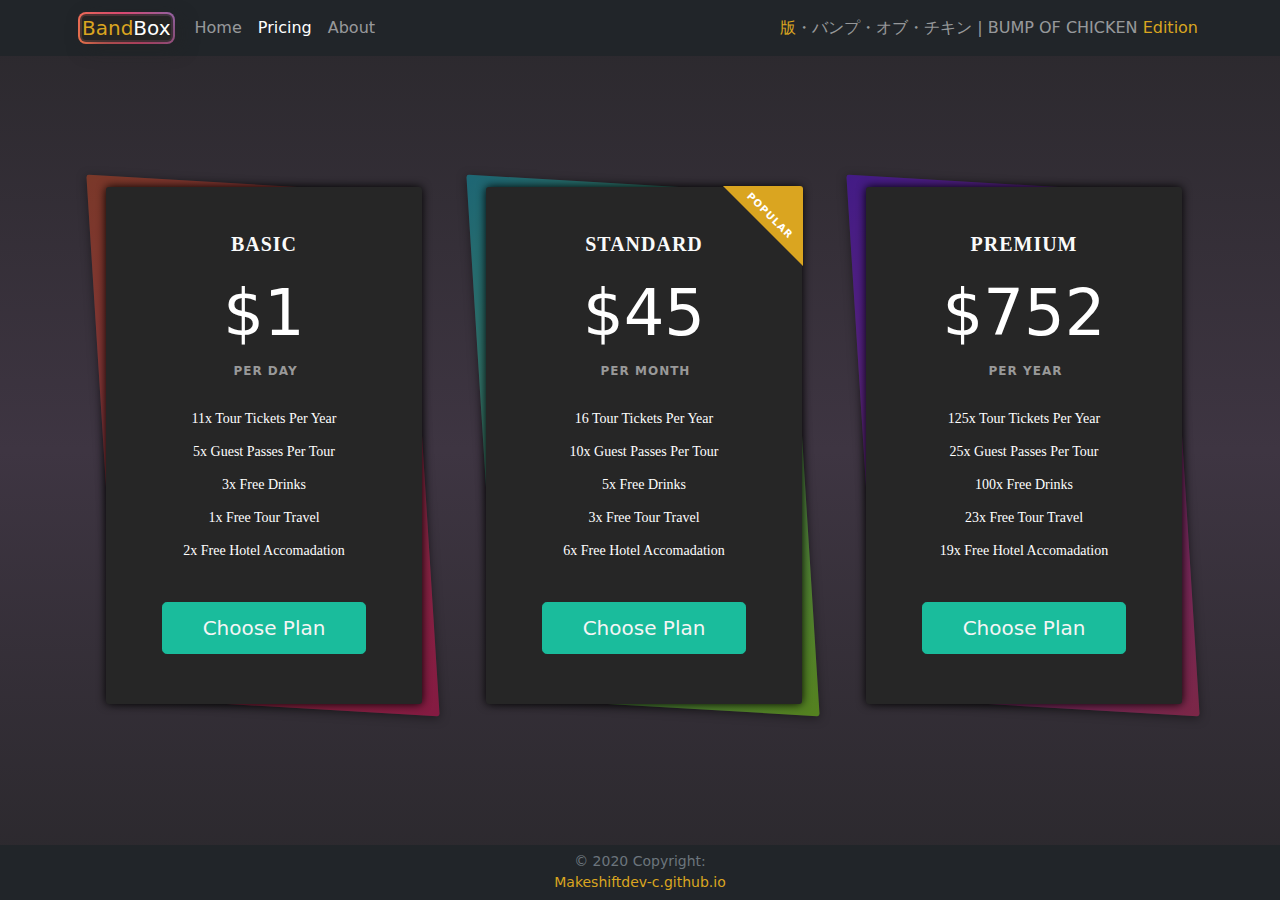
<file: pricing.html>
<!DOCTYPE html>
<html lang="en">
  <head>
    <meta charset="UTF-8" />
    <meta name="viewport" content="width=device-width, initial-scale=1.0" />
    <link rel="stylesheet" href="src/css/bootstrap.min.css" />
    <link rel="stylesheet" type="text/css" href="style.css" />
    <title>Price Plans | BlogBox</title>
  </head>
  <body class="gradient-background">
    <header>
      <nav class="navbar navbar-expand-lg navbar-dark bg-dark">
        <div class="container-md">
          <h4
            class="my-0 mr-md-auto font-weight-normal gradient-border navbar-brand py-0"
          >
            <a href="index.html" class="text-white" id="logo"
              ><span class="gold">Band</span>Box</a
            >
          </h4>
          <button
            class="navbar-toggler"
            type="button"
            data-bs-toggle="collapse"
            data-bs-target="#navbarNav"
            aria-controls="navbarNav"
            aria-expanded="false"
            aria-label="Toggle navigation"
          >
            <span class="navbar-toggler-icon"></span>
          </button>
          <div class="collapse navbar-collapse" id="navbarNav">
            <ul class="navbar-nav me-auto mb-2 mb-lg-0">
              <li class="nav-item">
                <a class="nav-link" aria-current="page" href="index.html"
                  >Home</a
                >
              </li>
              <li class="nav-item">
                <a class="nav-link active" href="#">Pricing</a>
              </li>
              <li class="nav-item">
                <a class="nav-link" href="about.html">About</a>
              </li>
            </ul>
            <span class="navbar-text">
              <span class="gold">版</span>・バンプ・オブ・チキン | BUMP OF
              CHICKEN <span class="gold">Edition</span></span
            >
          </div>
        </div>
      </nav>
    </header>
    <main class="container-md pricing-area">
      <div class="row wrapper align-items-center justify-content-center">
        <!-- plan -->
        <div class="col-lg-4 col-md-6">
          <div class="box box-1">
            <div class="single-pricing">
              <div class="head-text">
                <h3>Basic</h3>
              </div>
              <div class="price-area">
                $1 <span class="duration">Per Day</span>
              </div>
              <div class="feature-area">
                <ul>
                  <li>11x Tour Tickets Per Year</li>
                  <li>5x Guest Passes Per Tour</li>
                  <li>3x Free Drinks</li>
                  <li>1x Free Tour Travel</li>
                  <li>2x Free Hotel Accomadation</li>
                </ul>
              </div>
              <div class="btn-area">
                <a href="#" class="btn btn-primary btn-lg">Choose Plan</a>
              </div>
            </div>
          </div>
        </div>
        <!-- plan -->
        <div class="col-lg-4 col-md-6">
          <div class="box box-2">
            <div class="single-pricing best-deal">
              <div class="label-area">
                <span>Popular</span>
              </div>
              <div class="head-text">
                <h3>Standard</h3>
              </div>
              <div class="price-area">
                $45 <span class="duration">Per Month</span>
              </div>
              <div class="feature-area">
                <ul>
                  <li>16 Tour Tickets Per Year</li>
                  <li>10x Guest Passes Per Tour</li>
                  <li>5x Free Drinks</li>
                  <li>3x Free Tour Travel</li>
                  <li>6x Free Hotel Accomadation</li>
                </ul>
              </div>
              <div class="btn-area">
                <a href="#" class="btn btn-primary btn-lg">Choose Plan</a>
              </div>
            </div>
          </div>
        </div>
        <!-- plan -->
        <div class="col-lg-4 col-md-6">
          <div class="box box-3">
            <div class="single-pricing">
              <div class="head-text">
                <h3>Premium</h3>
              </div>
              <div class="price-area">
                $752 <span class="duration">Per Year</span>
              </div>
              <div class="feature-area">
                <ul>
                  <li>125x Tour Tickets Per Year</li>
                  <li>25x Guest Passes Per Tour</li>
                  <li>100x Free Drinks</li>
                  <li>23x Free Tour Travel</li>
                  <li>19x Free Hotel Accomadation</li>
                </ul>
              </div>
              <div class="btn-area">
                <a href="#" class="btn btn-primary btn-lg">Choose Plan</a>
              </div>
            </div>
          </div>
        </div>
      </div>
    </main>
    <script src="src/js/bootstrap.min.js"></script>
    <footer class="bg-dark d-flex justify-content-center align-items-center">
      <div class="p-0 m-0">
        <p class="small text-muted p-0 m-0">
          &copy; 2020 Copyright:<br />
          <span class="gold">Makeshiftdev-c.github.io</span>
        </p>
      </div>
    </footer>
  </body>
</html>
</file>
<file: style.css>
/*----------------- Basic Formatting -----------------------*/

html {
  min-height: 100%;
  background-color: #212529;
}
body {
  min-height: 100vh;
  background-color: rgba(0, 0, 0, 0.651);
  color: white;
}

.gradient-background {
  background-image: linear-gradient(
    to bottom,
    #2a282c 0%,
    #3e3542 50%,
    #2a282c 100%
  );
}

header {
  /*padding: 30px;*/
  /*padding-bottom: 30px;*/
}
/*main {
  width: calc(75% - 60px);
  float: left;
  padding: 30px;
}
aside {
  width: calc(25% - 60px);
  float: left;
  border-left: none;
  padding: 30px;
}*/

main {
  min-height: 100%;
}

footer {
  position: fixed;
  bottom: 0px;
  margin: 0 auto;
  width: 100%;
  height: 55.28px;
  text-align: center;
  z-index: 2;
}

hr {
  opacity: 0.7;
  padding: 0;
  margin-top: 1px;
  margin-bottom: 1px;
  border: 2px solid gold;
  border-right: none;
  border-left: none;
  box-shadow: 0px 0px 5px 2px darkgrey;
  height: 11px !important;
  border-radius: 10%;
  background: linear-gradient(
    90deg,
    black,
    #212529,
    #212529,
    #212529,
    #212529,
    black,
    gold,
    black,
    #212529,
    #212529,
    #212529,
    #212529
  );
  background-size: 200% 100%;
  -webkit-animation: animated-divider 15s linear infinite;
  animation: animated-divider 15s linear infinite alternate;
}

@keyframes animated-divider {
  0% {
    background-position: 25% 50%;
  }
  100% {
    background-position: 95% 50%;
  }
}

/*----------------- End of Basic Formatting -----------------------*/

/*----------------- Nav and Logo -----------------------*/

.gold {
  color: goldenrod;
}

#logo {
  text-decoration: none;
}

.navbar {
  z-index: 100;
}

.gradient-border {
  --borderWidth: 4px;
  background: #292929;
  position: relative;
  border-radius: var(--borderWidth);
  box-shadow: inset 0 -3em 3em rgba(0, 0, 0, 0.123),
    0 0 0 2px rgba(43, 42, 42, 0.829), 0.3em 0.3em 1em rgba(34, 34, 34, 0.562);
}
.gradient-border:after {
  content: "";
  position: absolute;
  top: calc(-1 * var(--borderWidth));
  left: calc(-1 * var(--borderWidth));
  height: calc(100% + var(--borderWidth) * 2);
  width: calc(100% + var(--borderWidth) * 2);
  background: linear-gradient(
    60deg,
    #f79533,
    #f37055,
    #ef4e7b,
    #a166ab,
    #5073b8,
    #1098ad,
    #07b39b,
    #6fba82
  );
  border-radius: calc(2 * var(--borderWidth));
  z-index: -1;
  animation: animatedgradient 3s ease alternate infinite;
  background-size: 300% 300%;
}

@keyframes animatedgradient {
  0% {
    background-position: 0% 50%;
  }
  50% {
    background-position: 100% 50%;
  }
  100% {
    background-position: 0% 50%;
  }
}

/*----------------- End of Nav and Logo -----------------------*/

/*----------------- Carousel Hero -----------------------*/

.overlay {
  position: absolute;
  width: 100%;
  height: 100%;
  z-index: 2;
  background-color: #080d15;
  opacity: 0.7;
}

.carousel-fade {
  position: relative;
  height: calc(100vh - 110.56px);
  margin-top: 56px;
}

.carousel-fade img {
  position: relative;
  height: calc(100vh - 110.56px);
  object-fit: cover;
  object-position: 50% 30%;
}

.carousel-fade .carousel-inner .carousel-item {
  height: calc(100vh - 110.56px);
}

.carousel-fade .carousel-indicators > li {
  margin: 0 2px 0 2px;
  background-color: #f39c12;
  border-color: #f39c12;
  opacity: 0.7;
  display: inline-block;
  width: 10px;
  height: 10px;
  margin: 1px;
  text-indent: -999px;
  cursor: pointer;
  border: 1px solid rgba(0, 0, 0, 0);
  border-radius: 10px;
}
.carousel-fade .carousel-indicators > li.active {
  width: 10px;
  height: 10px;
  opacity: 1;
}

.hero {
  position: absolute;
  z-index: 2;
  top: 50%;
  left: 50%;
  color: #fff;
  text-align: center;
  text-transform: uppercase;
  text-shadow: 1px 1px 0 rgba(0, 0, 0, 0.75);
  -webkit-transform: translate3d(-50%, -50%, 0);
  -moz-transform: translate3d(-50%, -50%, 0);
  -ms-transform: translate3d(-50%, -50%, 0);
  -o-transform: translate3d(-50%, -50%, 0);
  transform: translate3d(-50%, -50%, 0);
}
.hero h1 {
  font-size: 6em;
  font-weight: bold;
  color: #fff;
  margin: 0;
  padding: 0;
}

.carousel-fade .carousel-inner .carousel-item .hero {
  opacity: 0;
  -webkit-transition: 2s all ease-in-out 0.1s;
  -moz-transition: 2s all ease-in-out 0.1s;
  -ms-transition: 2s all ease-in-out 0.1s;
  -o-transition: 2s all ease-in-out 0.1s;
  transition: 2s all ease-in-out 0.1s;
}
.carousel-fade .carousel-inner .carousel-item.active .hero {
  opacity: 1;
  -webkit-transition: 2s all ease-in-out 0.1s;
  -moz-transition: 2s all ease-in-out 0.1s;
  -ms-transition: 2s all ease-in-out 0.1s;
  -o-transition: 2s all ease-in-out 0.1s;
  transition: 2s all ease-in-out 0.1s;
}

.btn.btn-lg {
  padding: 10px 40px;
}
.btn.btn-primary,
.btn.btn-primary:hover,
.btn.btn-primary:focus {
  white-space: nowrap;
  color: #f5f5f5;
  background-color: #1abc9c;
  border-color: #1abc9c;
  outline: none;
  margin: 20px auto;
}

@media screen and (max-width: 640px) {
  .hero h1 {
    font-size: 4em;
  }
}

/*----------------- End of Carousel Hero -----------------------*/

/*----------------- Price Plans -----------------------*/

.wrapper {
  min-height: calc(100vh - 121px);
  margin-bottom: 50px;
}
.single-pricing {
  position: relative;
  text-align: center;
  background-color: #262626;
  color: #fff;
  margin: 0 20px;
  padding: 30px;
  border-radius: 3px;
  box-shadow: 0 0 10px black;
  transform: translateX(4px);
}
.head-text {
  background-color: transparent;
  border-bottom: 0;
  padding: 15px 0;
  border-radius: 3px 3px 0 0;
}
.head-text h3 {
  font-family: poppins;
  margin: 0;
  font-size: 20px;
  letter-spacing: 1px;
  font-weight: 700;
  text-transform: uppercase;
  color: #fafafa;
}
.price-area .price-area span {
  font-weight: 600;
}

.price-area {
  position: relative;
  padding: 10px 0;
  color: #fff;
  font-weight: 300;
  font-size: 64px;
  line-height: 1;
}

.price-area span.duration {
  display: block;
  font-size: 12px;
  font-weight: 600;
  text-transform: uppercase;
  text-align: center;
  color: #888;
  letter-spacing: 1px;
  color: #999;
  margin: 20px 0 0 3px;
}
.price-area:after,
.feature-area {
  border: 0;
  font-family: poppins;
}
.feature-area ul {
  margin: 0;
  padding: 15px 0;
  list-style: none;
}
.feature-area li {
  padding: 6px 0;
  font-size: 14px;
}
.label-area {
  width: 80px;
  height: 80px;
  position: absolute;
  top: -1px;
  right: -1px;
  text-align: center;
  border-top-right-radius: 3px;
  background: /*#ef4368*/ goldenrod;
}
.label-area span {
  position: absolute;
  top: 22px;
  right: 3px;
  text-transform: uppercase;
  transform: rotate(45deg);
  font-weight: 700;
  font-size: 10px;
  color: #fff;
  letter-spacing: 1px;
}
.label-area::before {
  content: "";
  display: block;
  width: 0;
  height: 0;
  border-style: solid;
  border-width: 80px 0 0 80px;
  border-color: transparent transparent transparent #262626;
}

@media (max-width: 991px) {
  h3 {
    font-size: 20px;
  }
  .single-pricing {
    margin-bottom: 30px;
  }
  .pricing-area {
    /*margin-top: 25px;*/
    margin-top: 30px;
  }
}

@media (max-width: 300px) {
  .pricing-area .btn.btn-lg {
    padding: 0.5rem 1rem;
  }
}

.row {
  position: relative;
}
.box {
  position: relative;
  height: 100%;
}

.box:before {
  content: "";
  width: 100%;
  position: absolute;
  top: -3px;
  right: -3px;
  bottom: -3px;
  background: #fff;
  transform: scaleX(0.9) skew(4deg, 3deg);
  z-index: 0;
  opacity: 0.4;
  border-radius: 3px;
  box-shadow: 0 2px 10px black;
  transition: transform 1s ease;
}

.box:hover:before {
  transform: scaleX(0.9) skew(-4deg, -3deg);
}

.box-1.box:before {
  background: linear-gradient(315deg, #ff0057, #e64a19);
}

.box-2.box:before {
  background: linear-gradient(315deg, #89ff00, #00bcd4);
}

.box-3.box:before {
  background: linear-gradient(315deg, #e91e63, #5d02ff);
}

/*-----------------     Meet the Team Section    ------------------------------*/

.heading {
  font-size: 3.5em;
  font-weight: bold;
  color: #fff;
  letter-spacing: 3px;
  margin-right: -3px;
  margin-top: 1rem;
  margin-bottom: 4rem;
  padding: 0;
  text-align: center;
  text-transform: uppercase;
  text-shadow: 1px 2px 1px rgba(0, 0, 0, 0.75);
  position: relative;
}

.heading::before {
  content: "";
  width: 13rem;
  height: 0.5rem;
  background-color: #45e19f;
  position: absolute;
  bottom: -1rem;
  left: 50%;
  transform: translateX(-53%);
  border-radius: 2rem;
  box-shadow: 1px 2px 1px rgba(0, 0, 0, 0.75);
}

.about-box {
  position: relative;
  padding: 40px 70px 28px 0px;
  margin-bottom: 43px;
}
.about-box::before {
  content: "";
  position: absolute;
  top: 0px;
  bottom: 0px;
  right: 0px;
  left: 70px;
  background: #212529;
  border-radius: 10px;
  transition: all 600ms ease;
  -webkit-transition: all 600ms ease;
  -moz-transition: all 600ms ease;
  -o-transition: all 600ms ease;
  box-shadow: 5px 5px 1px #00000073;
}

.about-box::after {
  content: "";
  width: 0%;
  position: absolute;
  top: 0px;
  bottom: 0px;
  left: 70px;
  background: linear-gradient(to bottom, #ffeb3c 0%, #ff9600 100%);
  background: -webkit-linear-gradient(to top, #ffeb3c 0%, #ff9600 100%);
  border-radius: 10px;
  transition: all 600ms ease;
  -webkit-transition: all 600ms ease;
  -moz-transition: all 600ms ease;
  -o-transition: all 600ms ease;
}
.about-box:hover::after {
  width: 81%;
}
.icons {
  position: absolute;
  top: 100px;
  right: 8px;
  list-style-type: none;
  z-index: 1;
}
.icons li {
  position: relative;
  margin: 20px;
}
.icons li a {
  position: relative;
  color: #ff9600;
  font-size: 18px;
  transition: all 400ms;
  -webkit-transition: all 400ms;
}
.about-box:hover .icons li a {
  color: #212529;
}
.about-box .icons li:hover a {
  color: #45e19f;
}

.image {
  position: relative;
  background: #212529;
  border-radius: 25px;
  z-index: 1;
  box-shadow: 0px 0px 5px #45e19f inset, 5px 5px 1px #00000073;
}
.about-box:hover .image {
  box-shadow: 0px 0px 5px goldenrod inset, 5px 5px 1px #00000073;
}
.image img {
  position: relative;
  width: 100%;
  height: 350px;
  object-fit: cover;
  object-position: 50% 50%;
  display: block;
  padding: 10px;
  border-radius: 25px;
  overflow: hidden;
}

.title {
  position: relative;
  text-align: left;
  padding: 30px 15px 0px 110px;
  z-index: 1;
}
.title h3 {
  position: relative;
  color: #2200bd;
  font-size: 18px;
  font: 700;
  line-height: 1.3em;
}
.title h3 a {
  position: relative;
  text-decoration: none;
  color: #ff9600;
  transition: all 0.4s;
  -webkit-transition: all 0.4s;
}
.about-box:hover .title h3 a {
  color: #fff;
}
.role {
  position: relative;
  margin-top: 5px;
  color: #777777;
  font-size: 14px;
}
.about-box:hover .role {
  color: #fff;
}

.plans-container {
  min-height: calc(100vh - 130px);
  margin-bottom: 50px;
}

/*-------------------------        ----------------------------*/

.content-wrapper {
  min-height: calc(100vh - 109px);
  margin-bottom: 50px;
}

.index-title h2 {
  margin: 101.5px 0;
}

.section_2 {
  box-shadow: 0px 0px 5px black;
  background-color: #212529;
}

.index-details {
  margin: 30px;
}

.index-details p {
  font-weight: 300;
  padding: 10px 49px;

  /*padding-top: 310px;*/
}

iframe {
  box-shadow: 0px 0px 5px white;
}

@media (max-width: 1200px) {
  .section_1-contents {
    margin: 0;
    padding: 0;
  }
  .section_2 {
    margin-top: 10px;
    margin-bottom: 50px;
    width: 98%;
  }
  .index-details p {
    padding: 10px 40px;
  }
}

/* --------------- Sidebar ---------------- */

.sidebar-overlay {
  position: fixed;
  top: 0;
  right: 0;
  bottom: 55.27px;
  width: 100%;
  transition: all 0.3s linear;
  background: #2929298f;
  z-index: 2;
  visibility: hidden;
}
.sidebar {
  position: fixed;
  top: 56px;
  right: 0;
  bottom: 55.27px;
  width: 100%;
  overflow: scroll;
  overflow-x: hidden;
  z-index: 3;
  background: #212529;
  padding: 1.5rem;
  transition: all 0.6s linear;
  transform: translateX(100%);
}
.showSidebar {
  transform: translateX(0);
}
.showOverlay {
  visibility: visible;
}
@media screen and (min-width: 768px) {
  .sidebar {
    width: 30vw;
    min-width: 450px;
  }
}

.close-sidebar {
  font-size: 1.7rem;
  cursor: pointer;
}
.sidebar h2 {
  text-transform: capitalize;
  text-align: center;
  letter-spacing: 0.1rem;
  margin-bottom: 2rem;
}

.body-sidebarOpen {
  overflow: hidden;
}

/*-------------------------- -----------------------------*/
.card {
  padding: 0;
  margin: 0;
  background-color: #212529;
  margin-bottom: 30px;
  box-shadow: 0px 0px 5px black;
  border: none;
}

.card:last-of-type {
  margin-bottom: 20px;
}

.card .btn.btn-primary,
.card .btn.btn-primary:hover,
.card .btn.btn-primary:focus {
  margin: 0;
}
</file>
